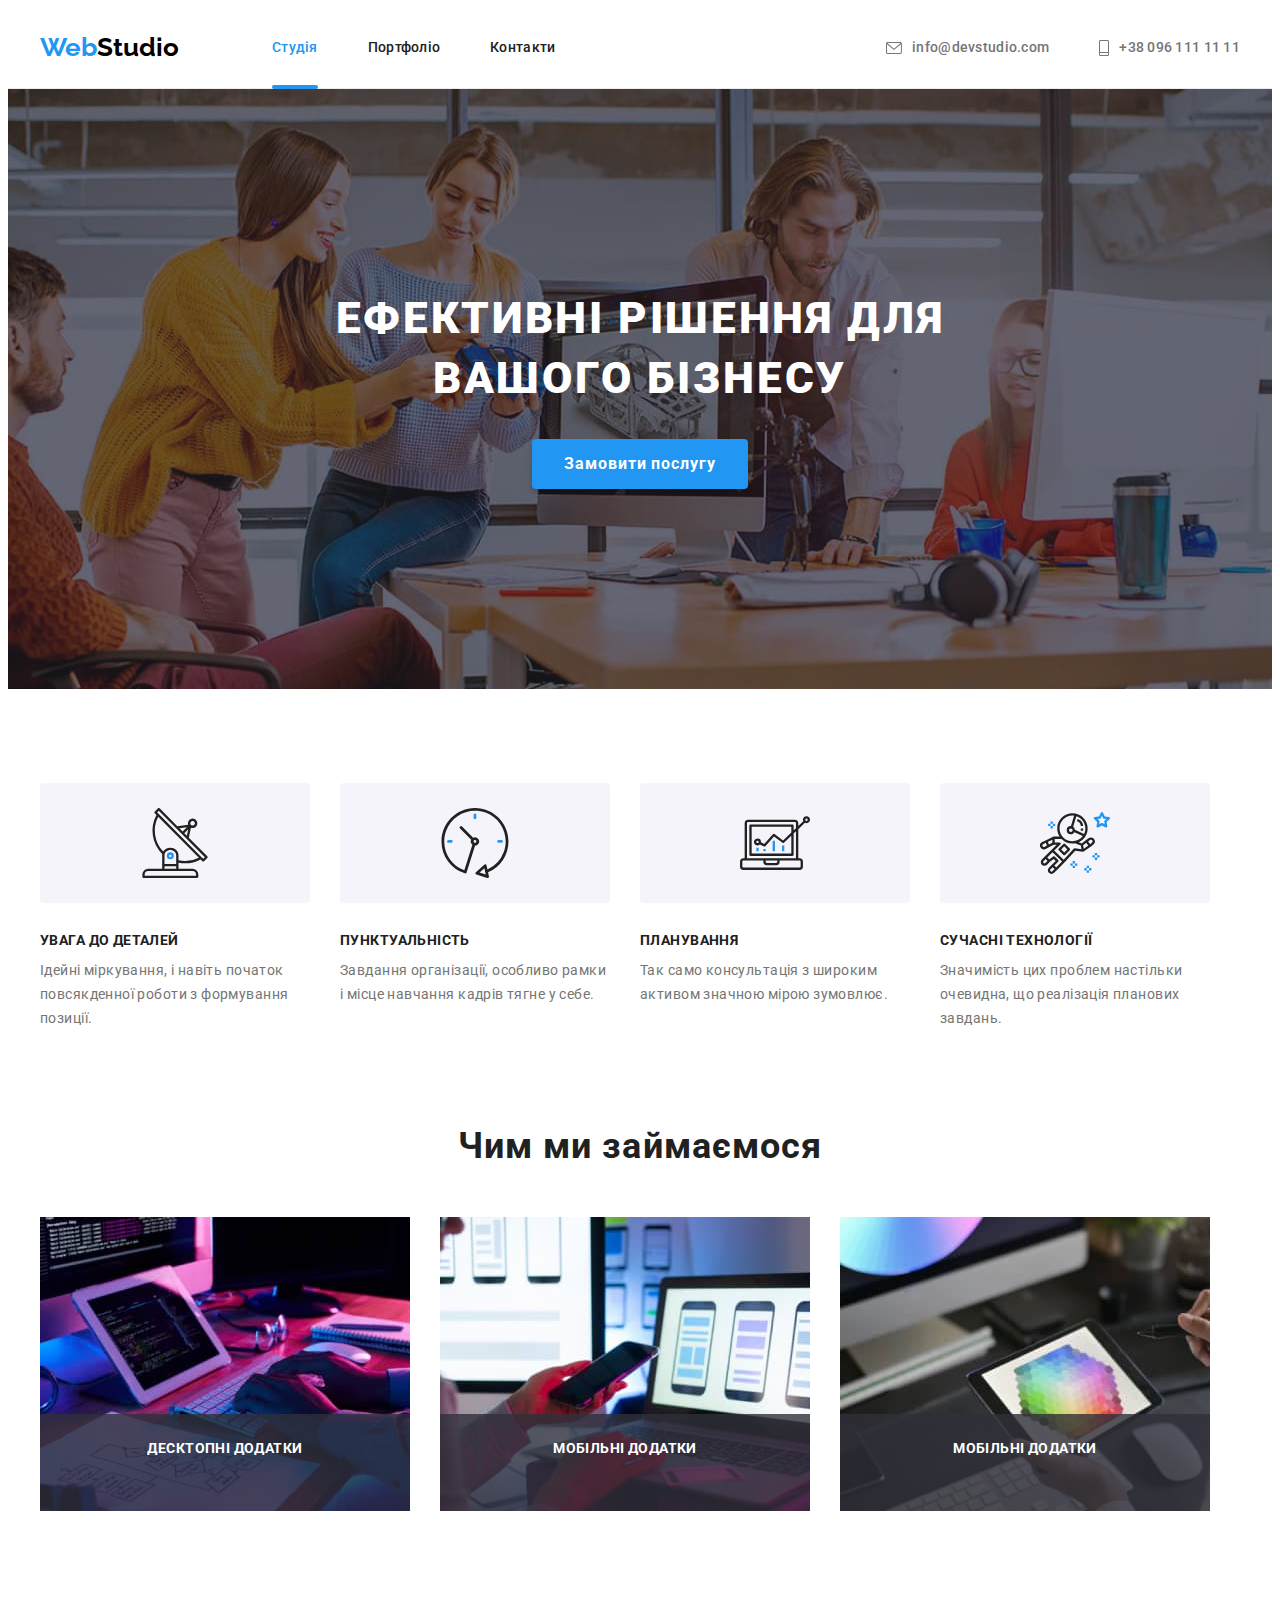
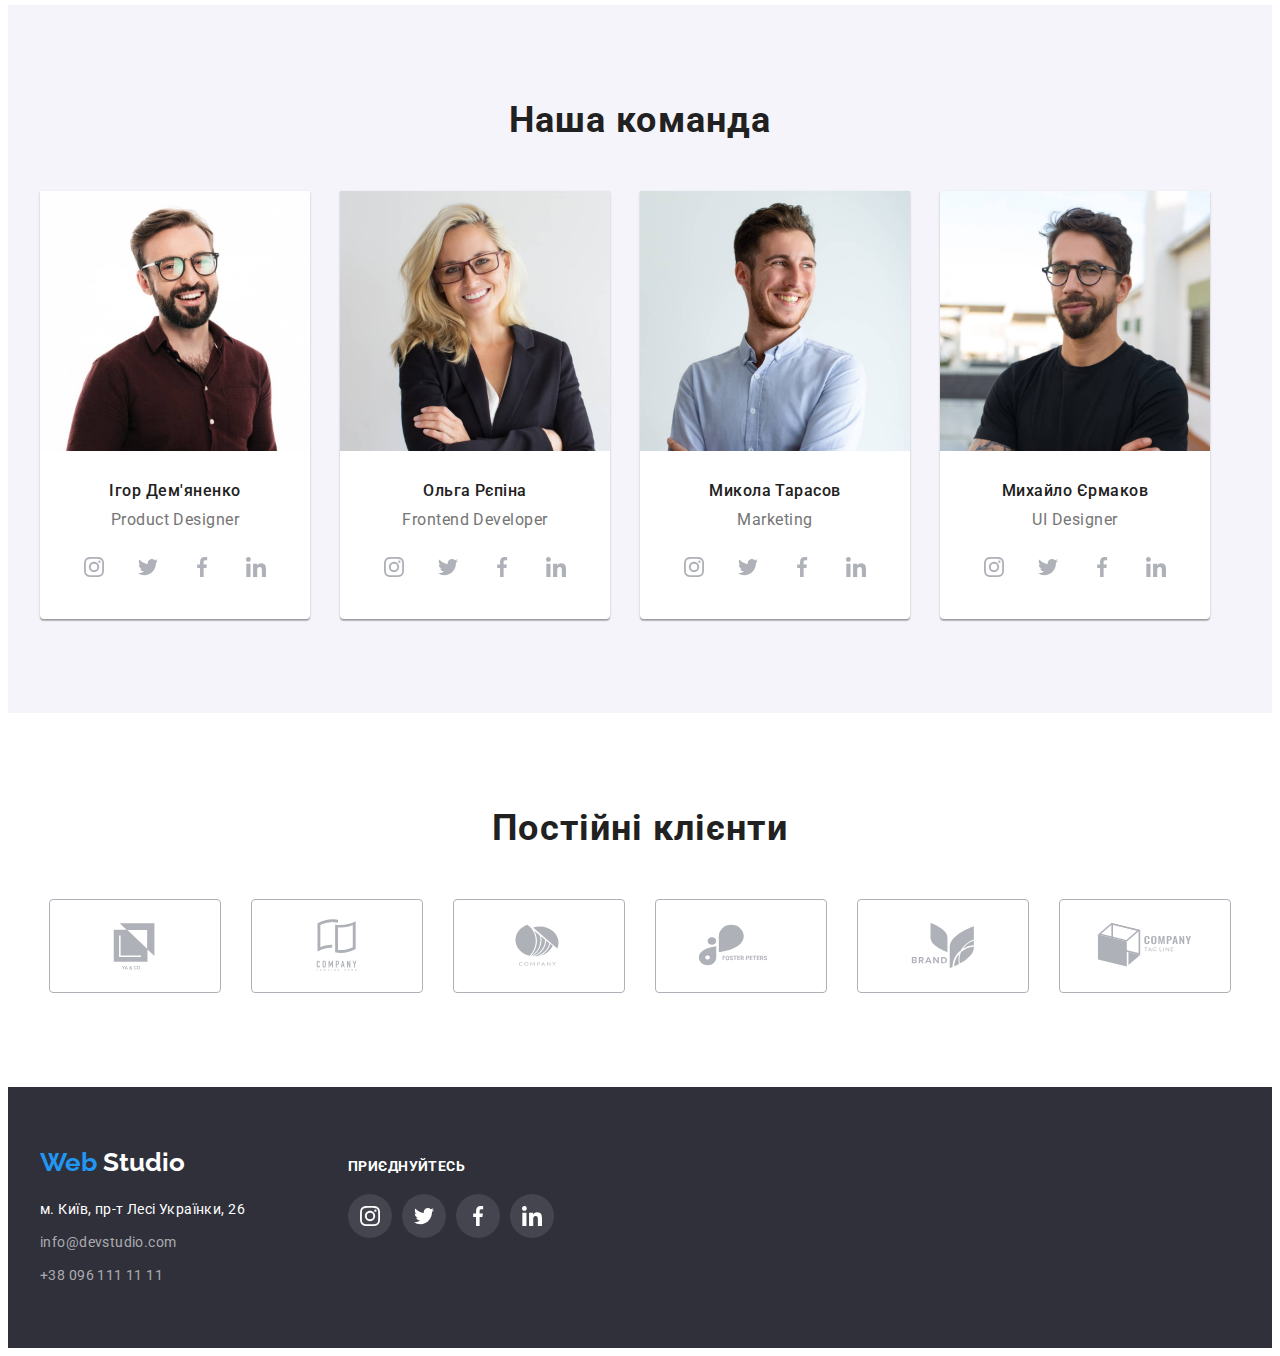
<file: index.html>
<!DOCTYPE html>
<html lang="en">

<head>
    <meta charset="UTF-8">
    <meta http-equiv="X-UA-Compatible" content="IE=edge">
    <meta name="viewport" content="width=device-width, initial-scale=1.0">

    <!-- Fonts -->
    <link rel="preconnect" href="https://fonts.googleapis.com">
    <link rel="preconnect" href="https://fonts.gstatic.com" crossorigin>
    <link
        href="https://fonts.googleapis.com/css2?family=Raleway:wght@700&family=Roboto:wght@400;500;700;900&display=swap"
        rel="stylesheet">

    <!-- Normalize -->
    <link rel="stylesheet" href="https://cdnjs.cloudflare.com/ajax/libs/modern-normalize/1.1.0/modern-normalize.min.css"
        integrity="sha512-wpPYUAdjBVSE4KJnH1VR1HeZfpl1ub8YT/NKx4PuQ5NmX2tKuGu6U/JRp5y+Y8XG2tV+wKQpNHVUX03MfMFn9Q=="
        crossorigin="anonymous" referrerpolicy="no-referrer" />

    <!-- Custom style -->
    <link rel="stylesheet" href="./css/styles.css">
    <title>WebStudio</title>
</head>

<body>
    <!-- HEADER -->

    <header class="header-border">
        <!-- LOGO -->
        <div class="header-container container">
            <a class="logo-link logo" href="./index.html"> <span class="accent logo">Web</span><span
                    class="accent-part logo">Studio</span></a>
            <nav class="header-nav">
                <ul class="nav-list list">
                    <li class="header-nav item"><a href="./index.html" class="header-link link current">Студія</a></li>
                    <li class="header-nav item"><a href="./portfolio.html" class="header-link link">Портфоліо</a></li>
                    <li class="header-nav item"><a href="#contacts" class="header-link link">Контакти</a></li>
                </ul>
            </nav>
            <ul class="contacts-list list">
                <li class="header-contacts-list item">

                    <a href="mailto:info@devstudio.com" class="header-contacts link">
                        <svg class="icons" width="16" height="12">
                            <use href="./images/icons/icons.svg#icon_envelope_hover"></use>
                        </svg>
                        info@devstudio.com</a>
                </li>
                <li class="header-contacts-list item">
                    <a href="tel:+380961111111" class="header-contacts link">
                        <svg class="icons" width="10" height="16">
                            <use href="./images/icons/icons.svg#icon_mobile_hover"></use>
                        </svg>+38 096 111 11 11</a>
                </li>
            </ul>
        </div>
    </header>

    <main>

        <!-- HERO -->
        <section class="hero">
            <h1 class="hero-titel">Ефективні рішення для вашого бізнесу</h1>
            <button class="hero-btn btn" type="button" data-modal-open>Замовити послугу</button>
        </section>

        <!-- QUALITY -->
        <section class="quality-section">
            <div class="container">
                <h2 class="visually-hidden">Наші якості</h2>
                <ul class="quality-list">
                    <li class="quality-item list icon-antenna">
                        <h3 class="quality-titel">УВАГА ДО ДЕТАЛЕЙ</h3>
                        <p class="quality-description">Ідейні міркування, і навіть початок повсякденної роботи з
                            формування позиції.</p>
                    </li>
                    <li class="quality-item list icon-clock">
                        <h3 class="quality-titel">ПУНКТУАЛЬНІСТЬ</h3>
                        <p class="quality-description">Завдання організації, особливо рамки і місце навчання кадрів
                            тягне у себе.</p>
                    </li>
                    <li class="quality-item list icon-diagram">
                        <h3 class="quality-titel">ПЛАНУВАННЯ</h3>
                        <p class="quality-description">Так само консультація з широким активом значною мірою зумовлює.
                        </p>
                    </li>
                    <li class="quality-item list icon-astronaut">
                        <h3 class="quality-titel">СУЧАСНІ ТЕХНОЛОГІЇ</h3>
                        <p class="quality-description">Значимість цих проблем настільки очевидна, що реалізація планових
                            завдань.</p>
                    </Li>
                </ul>
            </div>
        </section>

        <!-- ABOUT -->
        <section class="about">
            <div class="container">
                <h2 class="about-titel">Чим ми займаємося</h2>
                <ul class="about-titel-image list">
                    <li class="about-image">
                        <img width=370 src="./images/about/box1.jpg" alt="десктопні додатки">
                        <div class="overlay-box">
                            <p class="overlay-text">десктопні додатки</p>
                        </div>
                    </li>
                    <li class="about-image">
                        <img width=370 src="./images/about/box2.jpg" alt="мобільні додатки">
                        <div class="overlay-box">
                            <p class="overlay-text">мобільні додатки</p>
                        </div>
                    </li>
                    <li class="about-image">
                        <img width=370 src="./images/about/box3.jpg" alt="додатки для планшетів">
                        <div class="overlay-box">
                            <p class="overlay-text">мобільні додатки</p>
                        </div>
                    </li>
                </ul>
            </div>
        </section>

        <!-- OUR STAFF -->
        <section class="staff">
            <div class="container">
                <h2 class="staff-titel">Наша команда</h2>
                <ul class="staff-list">
                    <li class="staff-item list">
                        <img width=270 src="./images/ourstaff/igordemiyanenko.jpg" alt="Фото Ігор Дем'яненко  ">
                        <div class="staff-name-container">
                            <h3 class="staff-name">Ігор Дем'яненко</h3>
                            <p class="staff-position">Product Designer</p>
                            <ul class="social list">
                                <li class="social-items">
                                    <a class="social-link link" href="https://instagram.com" target=_blank
                                        rel="nofollow noopener noreferrer" aria-label="instagram icon">
                                        <svg class="social-icons" width="20" height="20">
                                            <use href="./images/icons/icons.svg#icon_instagram"></use>
                                        </svg>
                                    </a>
                                </li>
                                <li class="social-items">
                                    <a class="social-link link" href="https://twitter.com" target=_blank
                                        rel="nofollow noopener noreferrer" aria-label="twitter icon">
                                        <svg class="social-icons" width="20" height="20">
                                            <use href="./images/icons/icons.svg#icon_twitter"></use>
                                        </svg>
                                    </a>
                                </li>
                                <li class="social-items">
                                    <a class="social-link link" href="https://facebook.com" target=_blank
                                        rel="nofollow noopener noreferrer" aria-label="facebook icon">
                                        <svg class="social-icons" width="20" height="20">
                                            <use href="./images/icons/icons.svg#icon_facebook"></use>
                                        </svg>
                                    </a>
                                </li>
                                <li class="social-items">
                                    <a class="social-link link" href="https://linkedin.com" target=_blank
                                        rel="nofollow noopener noreferrer" aria-label="linkedin icon">
                                        <svg class="social-icons" width="20" height="20">
                                            <use href="./images/icons/icons.svg#icon_linkedin"></use>
                                        </svg>
                                    </a>
                                </li>
                            </ul>
                        </div>
                    </li>
                    <li class="staff-item list">
                        <img width=270 src="./images/ourstaff/olgarepina.jpg" alt="Фото Ольга Рєпіна">
                        <div class="staff-name-container">
                            <h3 class="staff-name">Ольга Рєпіна</h3>
                            <p class="staff-position">Frontend Developer</p>
                            <ul class="social list">
                                <li class="social-items">
                                    <a class="social-link link" href="https://instagram.com" target=_blank
                                        rel="nofollow noopener noreferrer" aria-label="instagram icon">
                                        <svg class="social-icons" width="20" height="20">
                                            <use href="./images/icons/icons.svg#icon_instagram"></use>
                                        </svg>
                                    </a>
                                </li>
                                <li class="social-items">
                                    <a class="social-link link" href="https://twitter.com" target=_blank
                                        rel="nofollow noopener noreferrer" aria-label="twitter icon">
                                        <svg class="social-icons" width="20" height="20">
                                            <use href="./images/icons/icons.svg#icon_twitter"></use>
                                        </svg>
                                    </a>
                                </li>
                                <li class="social-items">
                                    <a class="social-link link" href="https://facebook.com" target=_blank
                                        rel="nofollow noopener noreferrer" aria-label="facebook icon">
                                        <svg class="social-icons" width="20" height="20">
                                            <use href="./images/icons/icons.svg#icon_facebook"></use>
                                        </svg>
                                    </a>
                                </li>
                                <li class="social-items">
                                    <a class="social-link link" href="https://linkedin.com" target=_blank
                                        rel="nofollow noopener noreferrer" aria-label="linkedin icon">
                                        <svg class="social-icons" width="20" height="20">
                                            <use href="./images/icons/icons.svg#icon_linkedin"></use>
                                        </svg>
                                    </a>
                                </li>
                            </ul>
                        </div>
                    </li>
                    <li class="staff-item list">
                        <img width=270 src="./images/ourstaff/mykolatarasov.jpg" alt="Фто Микола Тарасов">
                        <div class="staff-name-container">
                            <h3 class="staff-name">Микола Тарасов</h3>
                            <p class="staff-position">Marketing</p>
                            <ul class="social list">
                                <li class="social-items">
                                    <a class="social-link link" href="https://instagram.com" target=_blank
                                        rel="nofollow noopener noreferrer" aria-label="instagram icon">
                                        <svg class="social-icons" width="20" height="20">
                                            <use href="./images/icons/icons.svg#icon_instagram"></use>
                                        </svg>
                                    </a>
                                </li>
                                <li class="social-items">
                                    <a class="social-link link" href="https://twitter.com" target=_blank
                                        rel="nofollow noopener noreferrer" aria-label="twitter icon">
                                        <svg class="social-icons" width="20" height="20">
                                            <use href="./images/icons/icons.svg#icon_twitter"></use>
                                        </svg>
                                    </a>
                                </li>
                                <li class="social-items">
                                    <a class="social-link link" href="https://facebook.com" target=_blank
                                        rel="nofollow noopener noreferrer" aria-label="facebook icon">
                                        <svg class="social-icons" width="20" height="20">
                                            <use href="./images/icons/icons.svg#icon_facebook"></use>
                                        </svg>
                                    </a>
                                </li>
                                <li class="social-items">
                                    <a class="social-link link" href="https://linkedin.com" target=_blank
                                        rel="nofollow noopener noreferrer" aria-label="linkedin icon">
                                        <svg class="social-icons" width="20" height="20">
                                            <use href="./images/icons/icons.svg#icon_linkedin"></use>
                                        </svg>
                                    </a>
                                </li>
                            </ul>
                        </div>
                    </li>
                    <li class="staff-item list">
                        <img width=270 src="./images/ourstaff/mykhayloyermakov.jpg" alt="Фото Михайло Єрмаков">
                        <div class="staff-name-container">
                            <h3 class="staff-name">Михайло Єрмаков</h3>
                            <p class="staff-position">UI Designer</p>
                            <ul class="social list">
                                <li class="social-items">
                                    <a class="social-link link" href="https://instagram.com" target=_blank
                                        rel="nofollow noopener noreferrer" aria-label="instagram icon">
                                        <svg class="social-icons" width="20" height="20">
                                            <use href="./images/icons/icons.svg#icon_instagram"></use>
                                        </svg>
                                    </a>
                                </li>
                                <li class="social-items">
                                    <a class="social-link link" href="https://twitter.com" target=_blank
                                        rel="nofollow noopener noreferrer" aria-label="twitter icon">
                                        <svg class="social-icons" width="20" height="20">
                                            <use href="./images/icons/icons.svg#icon_twitter"></use>
                                        </svg>
                                    </a>
                                </li>
                                <li class="social-items">
                                    <a class="social-link link" href="https://facebook.com" target=_blank
                                        rel="nofollow noopener noreferrer" aria-label="facebook icon">
                                        <svg class="social-icons" width="20" height="20">
                                            <use href="./images/icons/icons.svg#icon_facebook"></use>
                                        </svg>
                                    </a>
                                </li>
                                <li class="social-items">
                                    <a class="social-link link" href="https://linkedin.com" target=_blank
                                        rel="nofollow noopener noreferrer" aria-label="linkedin icon">
                                        <svg class="social-icons" width="20" height="20">
                                            <use href="./images/icons/icons.svg#icon_linkedin"></use>
                                        </svg>
                                    </a>
                                </li>
                            </ul>
                        </div>
                    </li>
                </ul>
            </div>
        </section>

        <!-- OUR CLIENTS -->
        <section class="clients">
            <div class="container">
                <h2 class="clients-titel">Постійні клієнти</h2>
                <ul class="clients-list list">
                    <li class="clients-items">
                        <a href="" class="clients-link link">
                            <svg class="clients-icon" width="106" height="60">
                                <use href="./images/icons/icons.svg#icon_lg_yaco"></use>
                            </svg>
                        </a>
                    </li>
                    <li class="clients-items">
                        <a class="clients-link link" href="">
                            <svg class="clients-icon" width="106" height="60">
                                <use href="./images/icons/icons.svg#icon_lg_tagline"></use>
                            </svg></a>
                    </li>
                    <li class="clients-items">
                        <a class="clients-link link" href="">
                            <svg class="clients-icon" width="106" height="60">
                                <use href="./images/icons/icons.svg#icon_lg_company"></use>
                            </svg></a>
                    </li>
                    <li class="clients-items">
                        <a class="clients-link link" href="">
                            <svg class="clients-icon" width="106" height="60">
                                <use href="./images/icons/icons.svg#icon_lg_foster_peters"></use>
                            </svg></a>
                    </li>
                    <li class="clients-items">
                        <a class="clients-link link" href="">
                            <svg class="clients-icon" width="106" height="60">
                                <use href="./images/icons/icons.svg#icon_lg_brand"></use>
                            </svg></a>
                    </li>
                    <li class="clients-items">
                        <a class="clients-link link" href="">
                            <svg class="clients-icon" width="106" height="60">
                                <use href="./images/icons/icons.svg#icon_lg_company_tag_line"></use>
                            </svg></a>
                    </li>
                </ul>
            </div>
        </section>
    </main>

    <!-- FOOTER -->
    <footer class="footer">
        <div class="container-footer container">
            <div class="container-footer-adress">
                <a class="logo-link logo" href="./index.html"> 
                    <span class="accent logo">Web</span>
                    <span class="accent-part-ft logo">Studio</span></a>
                    <address id="contacts">
                    <ul class="adress list">
                        <li class="adress-item">
                            <a href="https://goo.gl/maps/8Er3a7TzA3oxAraK9" 
                                class="adress-item link"
                                target="_blank" 
                                rel="noopener noreferrer nofollow">
                                м. Київ, пр-т Лесі Українки, 26
                            </a>
                        </li>
                        <li class="adress-item-contacts list">
                            <a href="mailto:info@devstudio.com"
                                class="adress-item-contacs link" 
                                target="_blank" 
                                rel="noopener noreferrer nofollow">
                                info@devstudio.com
                            </a>
                        </li>
                        <li class="adress-item-contacts list">
                            <a href="tel:+380961111111"
                                class="adress-item-contacs link">
                                +38 096 111 11 11
                            </a>
                        </li>
            </div>
            <div class="container-footer-links">
                <h2 class="footer-links-titel">ПРИЄДНУЙТЕСЬ</h2>
                <ul class="social list">
                    <li class="social-items">
                        <a class="social-link-footer link" href="https://instagram.com" target=_blank
                            rel="nofollow noopener noreferrer" aria-label="instagram icon">
                            <svg class="social-icons-footer" width="20" height="20">
                                <use href="./images/icons/icons.svg#icon_instagram"></use>
                            </svg>
                        </a>
                    </li>
                    <li class="social-items">
                        <a class="social-link-footer link" href="https://twitter.com" target=_blank
                            rel="nofollow noopener noreferrer" aria-label="twitter icon">
                            <svg class="social-icons-footer" width="20" height="20">
                                <use href="./images/icons/icons.svg#icon_twitter"></use>
                            </svg>
                        </a>
                    </li>
                    <li class="social-items">
                        <a class="social-link-footer link" href="https://facebook.com" target=_blank
                            rel="nofollow noopener noreferrer" aria-label="facebook icon">
                            <svg class="social-icons-footer" width="20" height="20">
                                <use href="./images/icons/icons.svg#icon_facebook"></use>
                            </svg>
                        </a>
                    </li>
                    <li class="social-items">
                        <a class="social-link-footer link" href="https://linkedin.com" target=_blank
                            rel="nofollow noopener noreferrer" aria-label="linkedin icon">
                            <svg class="social-icons-footer" width="20" height="20">
                                <use href="./images/icons/icons.svg#icon_linkedin"></use>
                            </svg>
                        </a>
                    </li>
                </ul>
            </div>
            </ul>
            </address>
        </div>
    </footer>

    <div class="backdrop is-hidden" data-modal>
        <div class="modal">
            <button class="close-btn" type="button"
            data-modal-close>
                <svg class="close-btn-icon" width="30" height="30">
                  <use href="./images/icons/icons.svg#icon-close"></use>
                </svg>
            </button>
        </div>
    </div>

    <script src="./js/modal.js"></script>

</body>

</html>
</file>
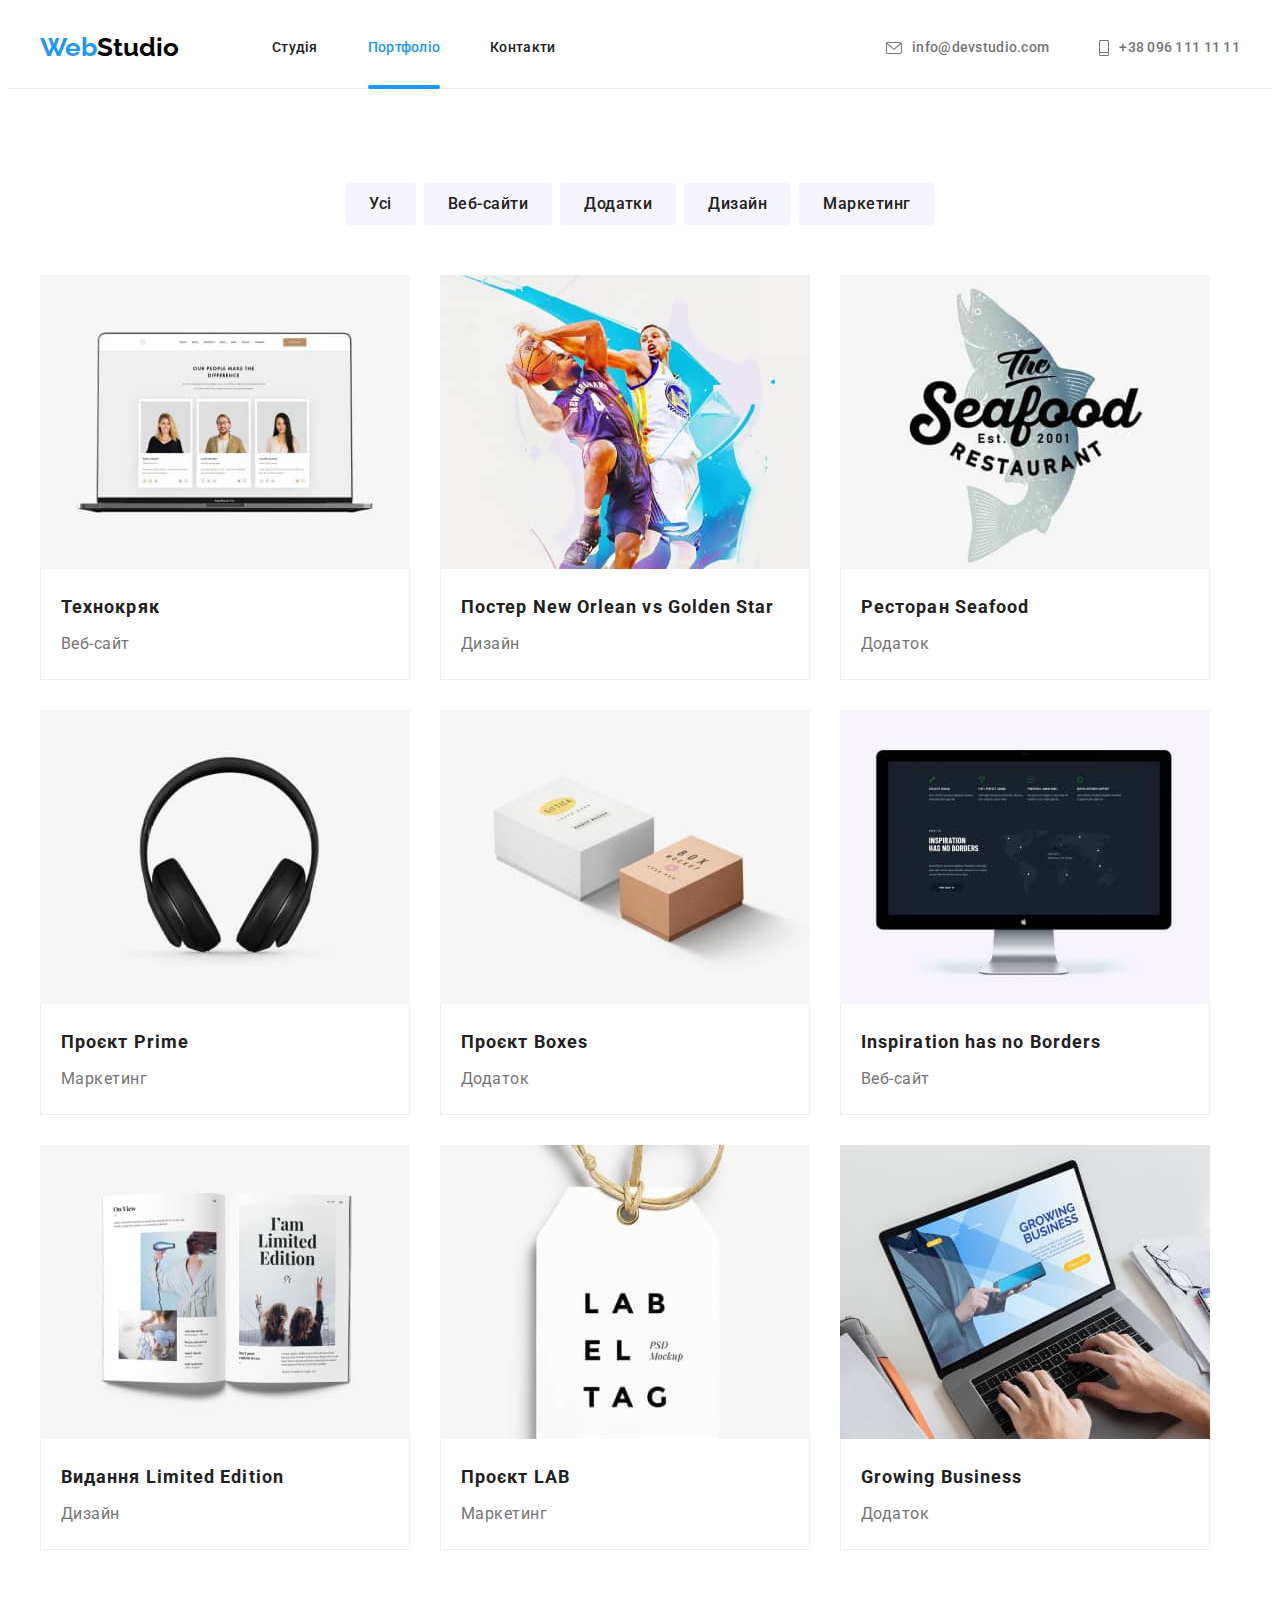
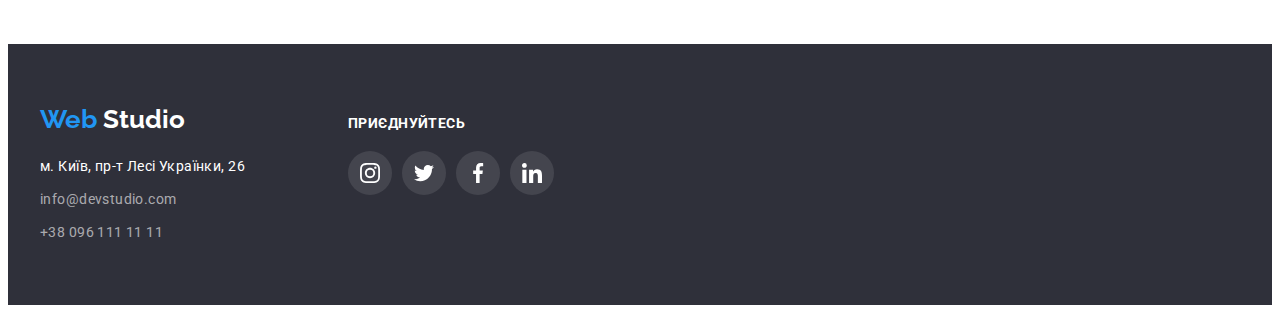
<file: portfolio.html>
<!DOCTYPE html>
<html lang="en">

<head>
    <meta charset="UTF-8">
    <meta http-equiv="X-UA-Compatible" content="IE=edge">
    <meta name="viewport" content="width=device-width, initial-scale=1.0">

    <!-- Fonts -->
    <link rel="preconnect" href="https://fonts.googleapis.com">
    <link rel="preconnect" href="https://fonts.gstatic.com" crossorigin>
    <link
        href="https://fonts.googleapis.com/css2?family=Raleway:wght@700&family=Roboto:wght@400;500;700;900&display=swap"
        rel="stylesheet">

    <!-- Normalize -->
    <link rel="stylesheet" href="https://cdnjs.cloudflare.com/ajax/libs/modern-normalize/1.1.0/modern-normalize.min.css"
        integrity="sha512-wpPYUAdjBVSE4KJnH1VR1HeZfpl1ub8YT/NKx4PuQ5NmX2tKuGu6U/JRp5y+Y8XG2tV+wKQpNHVUX03MfMFn9Q=="
        crossorigin="anonymous" referrerpolicy="no-referrer" />

    <!-- Custom style -->
    <link rel="stylesheet" href="./css/styles.css">
    <title>Portfolio</title>
</head>

<body>
    <!-- HEADER -->

    <header class="header-border">
        <!-- LOGO -->
        <div class="header-container container">
            <a class="logo-link logo" href="./index.html"> <span class="accent logo">Web</span><span
                    class="accent-part logo">Studio</span></a>
            <nav class="header-nav">
                <ul class="nav-list list">
                    <li class="header-nav item"><a href="./index.html" class="header-link link">Студія</a></li>
                    <li class="header-nav item"><a href="./portfolio.html"
                            class="header-link link current">Портфоліо</a></li>
                    <li class="header-nav item"><a href="#contacts" class="header-link link">Контакти</a></li>
                </ul>
            </nav>
            <ul class="contacts-list list">
                <li class="header-contacts-list item">

                    <a href="mailto:info@devstudio.com" class="header-contacts link">
                        <svg class="icons" width="16" height="12">
                            <use href="./images/icons/icons.svg#icon_envelope_hover"></use>
                        </svg>
                        info@devstudio.com</a>
                </li>
                <li class="header-contacts-list item">
                    <a href="tel:+380961111111" class="header-contacts link">
                        <svg class="icons" width="10" height="16">
                            <use href="./images/icons/icons.svg#icon_mobile_hover"></use>
                        </svg>+38 096 111 11 11</a>
                </li>
            </ul>
        </div>
    </header>

    <main>
        <!-- OUR WORKS -->
        <section class="section-container">
            <div class="gallery-container">
                <h1 class="visually-hidden"> Наші роботи </h1>
                <!-- Radio buttons -->
                <ul class="buttons-list">
                    <li class="buttons-item list"><button class="buttons-btn btn" type="button">Усі</button></li>
                    <li class="buttons-item list"><button class="buttons-btn btn" type="button">Веб-сайти</button></li>
                    <li class="buttons-item list"><button class="buttons-btn btn" type="button">Додатки</button></li>
                    <li class="buttons-item list"><button class="buttons-btn btn" type="button">Дизайн</button></li>
                    <li class="buttons-item list"><button class="buttons-btn btn" type="button">Маркетинг</button></li>
                </ul>
                <!-- GALLERY -->
                <ul class="projects-list list">
                    <li class="projects-item">
                        <a href="" class="projects-item-img link">
                            <div class="project-thumb">
                                <img src="./images/gallery/technokryak.jpg" width="370" alt="Технокряк">
                                <div class="overlay-slide">
                                    <p class="overlay-slide-text">Ресурс пропонує комплексні пропозиції з різним рівнем
                                        функціоналу та сервісів. Все це дозволить відвідувачу отримати вичерпні
                                        відомості про компанію чи приватну особу.</p>
                                </div>
                            </div>
                            <div class="border-contair">
                                <h2 class="projects-item-titel">Технокряк</h2>
                                <p class="project-item-description">Веб-сайт</p>
                            </div>
                        </a>
                    </li>
                    <li class="projects-item">
                        <a href="" class="projects-item-img link">
                            <div class="project-thumb">
                                <img src="./images/gallery/poster.jpg" width="370"
                                    alt="Постер New Orlean vs Golden Star">
                                <div class="overlay-slide">
                                    <p class="overlay-slide-text">Lorem ipsum dolor sit, amet consectetur adipisicing
                                        elit. Similique minus, alias quisquam itaque velit ea reprehenderit quam?
                                        Eveniet, veniam laboriosam?</p>
                                </div>
                            </div>
                            <div class="border-contair">
                                <h2 class="projects-item-titel">Постер New Orlean vs Golden Star</h2>
                                <p class="project-item-description">Дизайн</p>
                            </div>
                        </a>
                    </li>
                    <li class="projects-item">
                        <a href="" class="projects-item-img link">
                            <div class="project-thumb">
                                <img src="./images/gallery/restoran.jpg" width="370" 
                                alt="Ресторан Seafood">
                                <div class="overlay-slide">
                                    <p class="overlay-slide-text">Lorem ipsum dolor sit, amet consectetur adipisicing
                                        elit. Similique minus, alias quisquam itaque velit ea reprehenderit quam?
                                        Eveniet, veniam laboriosam?</p>
                                </div>
                            </div>
                            <div class="border-contair">
                                <h2 class="projects-item-titel">Ресторан Seafood</h2>
                                <p class="project-item-description">Додаток</p>
                            </div>
                        </a>
                    </li>
                    <li class="projects-item">
                        <a href="" class="projects-item-img link">
                            <div class="project-thumb">
                                <img src="./images/gallery/project-prime.jpg" width="370" 
                                alt="Проєкт Prime">
                                <div class="overlay-slide">
                                    <p class="overlay-slide-text">Lorem ipsum dolor sit, amet consectetur adipisicing
                                        elit. Similique minus, alias quisquam itaque velit ea reprehenderit quam?
                                        Eveniet, veniam laboriosam?</p>
                                </div>
                            </div>
                            <div class="border-contair">
                                <h2 class="projects-item-titel">Проєкт Prime</h2>
                                <p class="project-item-description">Маркетинг</p>
                            </div>
                        </a>
                    </li>
                    <li class="projects-item">
                        <a href="" class="projects-item-img link">
                            <div class="project-thumb">
                                <img src="./images/gallery/project-boxes.jpg" width="370" 
                                alt="Проєкт Boxes">
                                <div class="overlay-slide">
                                    <p class="overlay-slide-text">Lorem ipsum dolor sit, amet consectetur adipisicing
                                        elit. Similique minus, alias quisquam itaque velit ea reprehenderit quam?
                                        Eveniet, veniam laboriosam?</p>
                                </div>
                            </div>
                            <div class="border-contair">
                                <h2 class="projects-item-titel">Проєкт Boxes</h2>
                                <p class="project-item-description">Додаток</p>
                            </div>
                        </a>
                    </li>
                    <li class="projects-item">
                        <a href="" class="projects-item-img link">
                            <div class="project-thumb">
                                <img src="./images/gallery/Inspiration-has-no-Borders.jpg" width="370"
                                    alt="Inspiration has no Borders">
                                <div class="overlay-slide">
                                    <p class="overlay-slide-text">Lorem ipsum dolor sit, amet consectetur adipisicing
                                            elit. Similique minus, alias quisquam itaque velit ea reprehenderit quam?
                                            Eveniet, veniam laboriosam?</p>
                                </div>
                            </div>
                            <div class="border-contair">
                                <h2 class="projects-item-titel">Inspiration has no Borders</h2>
                                <p class="project-item-description">Веб-сайт</p>
                            </div>
                        </a>
                    </li>
                    <li class="projects-item">
                        <a href="" class="projects-item-img link">
                            <div class="project-thumb">
                                <img src="./images/gallery/Vydannya-Limited-Edition.jpg" width="370"
                                    alt="Видання Limited Edition">
                                <div class="overlay-slide">
                                    <p class="overlay-slide-text">Lorem ipsum dolor sit, amet consectetur adipisicing
                                            elit. Similique minus, alias quisquam itaque velit ea reprehenderit quam?
                                            Eveniet, veniam laboriosam?</p>
                                </div>
                            </div>
                            <div class="border-contair">
                                <h2 class="projects-item-titel">Видання Limited Edition</h2>
                                <p class="project-item-description"">Дизайн</p>
                        </div>
                        </a>
                    </li>
                    <li class=" projects-item">
                                    <a href="" class="projects-item-img link">
                                        <div class="project-thumb">
                                            <img src="./images/gallery/project-lab.jpg" width="370" 
                                            alt="Проєкт LAB">
                                            <div class="overlay-slide">
                                                <p class="overlay-slide-text">Lorem ipsum dolor sit, amet consectetur adipisicing
                                                    elit. Similique minus, alias quisquam itaque velit ea reprehenderit quam?
                                                    Eveniet, veniam laboriosam?</p>
                                            </div>
                                        </div>
                                        <div class="border-contair">
                                            <h2 class="projects-item-titel">Проєкт LAB</h2>
                                            <p class="project-item-description">Маркетинг</p>
                                        </div>
                                    </a>
                    </li>
                    <li class="projects-item">
                        <a href="" class="projects-item-img link">
                            <div class="project-thumb">
                                <img src="./images/gallery/Growing-Business.jpg" width="370" 
                                alt="Growing Business">
                                <div class="overlay-slide">
                                    <p class="overlay-slide-text">Lorem ipsum dolor sit, amet consectetur adipisicing
                                        elit. Similique minus, alias quisquam itaque velit ea reprehenderit quam?
                                        Eveniet, veniam laboriosam?</p>
                                </div>
                            </div>
                            <div class="border-contair">
                                <h2 class="projects-item-titel">Growing Business</h2>
                                <p class="project-item-description">Додаток</p>
                            </div>
                        </a>
                    </li>
                </ul>
            </div>
        </section>
    </main>

    <!-- FOOTER -->
    <footer class="footer">
        <div class="container-footer container">
            <div class="container-footer-adress">
                <a class="logo-link logo" href="./index.html">
                    <span class="accent logo">Web</span>
                    <span class="accent-part-ft logo">Studio</span></a>
                <address id="contacts">
                    <ul class="adress list">
                        <li class="adress-item">
                            <a href="https://goo.gl/maps/8Er3a7TzA3oxAraK9" class="adress-item link" target="_blank"
                                rel="noopener noreferrer nofollow">
                                м. Київ, пр-т Лесі Українки, 26
                            </a>
                        </li>
                        <li class="adress-item-contacts list">
                            <a href="mailto:info@devstudio.com" class="adress-item-contacs link" target="_blank"
                                rel="noopener noreferrer nofollow">
                                info@devstudio.com
                            </a>
                        </li>
                        <li class="adress-item-contacts list">
                            <a href="tel:+380961111111" class="adress-item-contacs link">
                                +38 096 111 11 11
                            </a>
                        </li>
            </div>
            <div class="container-footer-links">
                <h2 class="footer-links-titel">ПРИЄДНУЙТЕСЬ</h2>
                <ul class="social list">
                    <li class="social-items">
                        <a class="social-link-footer link" href="https://instagram.com" target=_blank
                            rel="nofollow noopener noreferrer" aria-label="instagram icon">
                            <svg class="social-icons-footer" width="20" height="20">
                                <use href="./images/icons/icons.svg#icon_instagram"></use>
                            </svg>
                        </a>
                    </li>
                    <li class="social-items">
                        <a class="social-link-footer link" href="https://twitter.com" target=_blank
                            rel="nofollow noopener noreferrer" aria-label="twitter icon">
                            <svg class="social-icons-footer" width="20" height="20">
                                <use href="./images/icons/icons.svg#icon_twitter"></use>
                            </svg>
                        </a>
                    </li>
                    <li class="social-items">
                        <a class="social-link-footer link" href="https://facebook.com" target=_blank
                            rel="nofollow noopener noreferrer" aria-label="facebook icon">
                            <svg class="social-icons-footer" width="20" height="20">
                                <use href="./images/icons/icons.svg#icon_facebook"></use>
                            </svg>
                        </a>
                    </li>
                    <li class="social-items">
                        <a class="social-link-footer link" href="https://linkedin.com" target=_blank
                            rel="nofollow noopener noreferrer" aria-label="linkedin icon">
                            <svg class="social-icons-footer" width="20" height="20">
                                <use href="./images/icons/icons.svg#icon_linkedin"></use>
                            </svg>
                        </a>
                    </li>
                </ul>
            </div>
            </ul>
            </address>
        </div>
    </footer>

</body>
</file>
<file: css/styles.css>
/* GENERAL STYLES */

:root {
  /* Fonts */
  --main-font: "Roboto", sans-serif;
  --secondary-font: "Raleway", sans-serif;

  /* Text colors */
  --accent-color: #2196f3;
  --main-color: #212121;
  --second-color: #ffffff;
  --adress-txt-main-color: rgba(255, 255, 255, 0.6);
  --logo-color-main: #000000;

  /* Background colors */
  --background-text-color: #757575;
  --background-bgh-bgf-color: #2f303a;
  --background-bgsection-color: #f5f4fa;

  /* Others */
  --trns: 250ms cubic-bezier(0.4, 0, 0.2, 1);
  --index-backdrop: 1;
}

body {
  font-family: var(--main-font);
  color: var(--main-color);
  background-color: var(--second-color);
}

/* Reset start */
ul {
  padding-left: 0;
  margin-top: 0;
  margin-bottom: 0;
}

h1,
h2,
h3,
h4,
h5,
h6,
p {
  margin: 0;
}
img {
  display: block;
}

.link,
.logo {
  text-decoration: none;
}

.link {
  transition: color var(--trns);
}


.list {
  list-style: none;
  margin: 0;
  padding: 0;
}
/* Reset end */

.container {
  width: 1200px;
  margin: 0 auto;
  padding: 0 15px;
}

.link:hover,
.link:focus {
  color: var(--accent-color);
}

.btn {
  cursor: pointer;
  background: transparent;
}

.btn:hover,
.btn:focus {
  background-color: #188ce8;
}

/* HEADER */
.header-border {
  border-bottom: 1px solid #ececec;
}

.header-container {
  display: flex;
  align-items: center;
}

.logo-link {
  margin-right: 93px;
}

.logo,
.accent,
.accent-part {
  font-family: var(--secondary-font);
  font-style: normal;
  font-weight: 700;
  font-size: 26px;
  line-height: 1.2;
  color: var(--logo-color-main);
}
.accent {
  color: var(--accent-color);
}

.nav-list {
  display: flex;
  align-items: center;
}

.nav-list :not(:last-child) {
  margin-right: 50px;
}

.header-link {
  display: block;
  padding: 32px 0;
  position: relative;

  font-style: normal;
  font-weight: 500;
  font-size: 14px;
  line-height: 1.14;
  letter-spacing: 0.02em;
  color: var(--main-color);
}
.header-link.current {
  color: var(--accent-color);
}

.header-link.current::after {
  content: "";
  position: absolute;
  bottom: -1px;
  left: 0;

  display: block;
  width: 100%;
  height: 4px;
  border-radius: 2px;
  background-color: var(--accent-color);
  
}

.contacts-list {
  display: flex;
  align-items: center;
  margin-left: auto;
}

.header-contacts-list:not(:last-child) {
  display: flex;
  align-items: center;
  margin-left: auto;
  margin-right: 50px;
}

.header-contacts {
  display: flex;
  align-items: center;
  padding: 32px 0;

  font-weight: 500;
  font-size: 14px;
  line-height: 1.14;
  letter-spacing: 0.02em;
  color: var(--background-text-color);
  transition: color var(--trns);
 
}

.icons {
  margin-right: 10px;
  fill: currentColor;

  transition: color var(--trns);

  transition: border-color var(--trns);
}

.icons:hover,
.icons:focus {
  color: var(--accent-color);
  
}

/* HERO */

.hero {
  max-width: 1600px;
  margin-left: auto;
  margin-right: auto;

  background-image: linear-gradient(
      to right,
      rgba(47, 48, 58, 0.4),
      rgba(47, 48, 58, 0.4)
    ),
    url(../images/heroes/img_heroes_s.jpg);
  background-color: #c4c4c4;
  background-position: center;
  background-repeat: no-repeat;
}
.hero {
  margin: auto;
  padding: 200px 0px;
  text-align: center;
}

.hero-titel {
  margin-right: auto;
  margin-left: auto;
  width: 696px;

  font-weight: 900;
  font-size: 44px;
  line-height: 1.36;
  text-align: center;
  letter-spacing: 0.06em;
  text-transform: uppercase;
  color: var(--second-color);
}

.hero-btn {
  margin-top: 30px;
  border-radius: 4px;
  min-width: 216px;
  padding: 10px 32px;
  border: none;
  box-shadow: 0px 4px 4px rgba(0, 0, 0, 0.15);

  font-family: inherit;
  font-weight: 700;
  font-size: 16px;
  line-height: 1.88;
  text-align: center;
  letter-spacing: 0.06em;
  color: var(--second-color);
  background-color: var(--accent-color);

  transition: background-color var(--trns), color var(--trns), box-shadow var(--trns);
}

/* QUALITY */

.visually-hidden {
  position: absolute;
  width: 1px;
  height: 1px;
  margin: -1px;
  border: 0;
  padding: 0;
  white-space: nowrap;
  clip-path: inset(100%);
  clip: rect(0 0 0 0);
  overflow: hidden;
}

.quality-section {
  padding-top: 94px;
  padding-bottom: 94px;
}

.quality-list {
  display: flex;
  padding-left: 0%;
}

.quality-item:not(:last-child) {
  margin-right: 30px;
}

.quality-item::before {
  display: block;
  margin-bottom: 30px;
  content: "";
  height: 120px;
  border-radius: 4px;
  background-color: var(--background-bgsection-color);
  background-size: 70px 70px;
  background-repeat: no-repeat;
  background-position: center;
}

.icon-antenna::before {
  background-image: url(../images/icons/icon_antenna.svg);
}

.icon-clock::before {
  background-image: url(../images/icons/icon_clock.svg);
}

.icon-diagram::before {
  background-image: url(../images/icons/icon_diagram.svg);
}

.icon-astronaut::before {
  background-image: url(../images/icons/icon_astronaut.svg);
}

.quality-titel {
  margin-bottom: 10px;

  font-weight: 700;
  font-size: 14px;
  line-height: 1.14;
  letter-spacing: 0.03em;
  text-transform: uppercase;
  color: var(--main-color);
}

.quality-description {
  display: block;
  width: 270px;
  font-size: 14px;
  line-height: 1.71;
  letter-spacing: 0.03em;
  color: var(--background-text-color);
}

/* ABOUT */

.about {
  padding-bottom: 94px;
}
.about-titel {
  flex-basis: 366px;
  margin-bottom: 50px;
}
.about-image {
  position: relative;
}

.overlay-box {
  position: absolute;
  bottom: 0;
  left: 0;
  width: 100%;
  padding-top: 27px;
  height: 70px;
  background: rgba(47, 48, 58, 0.8);

}
.overlay-text {
  font-weight: 700;
  font-size: 14px;
  line-height: 1.14;
  text-align: center;
  letter-spacing: 0.03em;
  text-transform: uppercase;
  color: var(--second-color);
}

.about-titel-image {
  display: flex;
  gap: 30px;
}
.about-titel,
.staff-titel,
.clients-titel {
  font-weight: 700;
  font-size: 36px;
  line-height: 1.17;
  text-align: center;
  letter-spacing: 0.03em;
  color: var(--main-color);
}

/* OUR STAFF */
.staff {
  padding-top: 94px;
  padding-bottom: 94px;

  background-color: var(--background-bgsection-color);
}

.staff-list {
  display: flex;
  margin-top: 50px;
  margin-bottom: 0px;
  gap: 30px;
}

.staff-item {
  border-radius: 0px 0px 4px 4px;
  background-color: var(--second-color);
  box-shadow: 0px 1px 3px 0px #0000001f, 0px 2px 1px 0px #00000033,
    0px 1px 1px 0px #00000024;
}

.staff-name-container {
  padding: 30px 0;
}

.staff-name {
  margin-bottom: 10px;

  font-weight: 500;
  font-size: 16px;
  line-height: 1.19;
  text-align: center;
  letter-spacing: 0.03em;
  color: var(--main-color);
}

.staff-position {
  font-size: 16px;
  line-height: 19px;
  text-align: center;
  letter-spacing: 0.03em;
  color: var(--background-text-color);
  margin-bottom: 16px;
}

.social {
  display: flex;
  justify-content: center;
  gap: 10px;
}

.social-link {
  display: flex;
  justify-content: center;
  align-items: center;

  width: 44px;
  height: 44px;

  color: var(--main-color);
  background-color: var(--second-color);
  border-radius: 50%;
  fill: #afb1b8;

  transition: color var(--trns), background-color var(--trns);
}

.social-link:hover,
.social-link:focus {
  background-color: var(--accent-color);
  fill: var(--second-color);
 
}

/* OUR CLIENTS */

.clients {
  padding-top: 94px;
  padding-bottom: 94px;
  background-color: var(--second-color);
}

.clients-titel {
  flex-basis: 366px;
  margin-bottom: 50px;
}

.clients-list {
  display: flex;
  justify-content: center;
  align-items: center;
  gap: 30px;
}

.clients-link {

  width: 170px;
  height: 92px;
  display: flex;
  justify-content: center;
  align-items: center;
  color: #afb1b8;
  border-radius: 4px;
  border: 1px solid #afb1b8;

  transition: border var(--trns);

}

.clients-icon {

  fill: currentColor;

  transition: color var(--trns), border-color var(--trns), fill var(--trns);

}

.clients-link:hover,
.clients-link:focus {

  border-color: var(--accent-color);
}

.clients-icon:hover,
.clients-icon:focus {

  fill: var(--accent-color);
}

/* FOOTER */
.footer {
  background-color: var(--background-bgh-bgf-color);
  padding: 60px 15px;
}

.container-footer {
  display: flex;
  justify-content: flex-start;
  align-items: baseline;
  padding: 0px 15px;
  gap: 70px;
}

.footer-links-titel {
  font-weight: 700;
  font-size: 14px;
  line-height: 16px;
  letter-spacing: 0.03em;
  text-transform: uppercase;
  color: var(--second-color);
  margin-bottom: 20px;
}

.social-link-footer {
  display: flex;
  justify-content: center;
  align-items: center;

  width: 44px;
  height: 44px;

  color: var(--main-color);
  background-color: rgba(255, 255, 255, 0.1);
  border-radius: 50%;

  transition: background-color var(--trns);
}

.social-link-footer:hover,
.social-link-footer:focus {

  background-color: var(--accent-color);
}

.social-icons-footer {
  fill: var(--second-color);
}

.social-icons {
  transition: fill var(--trns);
}

.social-icons:hover,
.social-icons:focus {

  fill: var(--second-color);
}

address {
  margin-top: 20px;
}
.accent-part-ft.logo {
  color: var(--second-color);
}

.adress-item {
  margin-bottom: 9px;

  font-style: normal;
  font-size: 14px;
  line-height: 1.71;
  letter-spacing: 0.03em;
  color: var(--second-color);
}
.adress-item-contacts:not(:last-child) {
  margin-bottom: 9px;
}

.adress-item-contacs {
  font-style: normal;
  font-size: 14px;
  line-height: 1.71;
  letter-spacing: 0.03em;
  color: var(--adress-txt-main-color);
}

/* 
================
PORTFOLIO HTML 
================
*/

/* OUR WORKS */

.section-container {
  padding: 94px 0;
}
.gallery-container {
  width: 1200px;
  margin: 0 auto 0;
  padding: 0 15px;
}
.buttons-list {
  display: flex;
  justify-content: center;
  margin-bottom: 50px;
}

.buttons-item:not(:last-child) {
  margin-right: 8px;
}

.buttons-btn {
  padding: 6px 22px;

  font-family: inherit;
  cursor: pointer;
  background-color: var(--background-bgsection-color);
  border-radius: 4px;
  border-color: transparent;
  font-weight: 500;
  font-size: 16px;
  line-height: 1.62;
  text-align: center;
  letter-spacing: 0.03em;
  color: var(--main-color);

  transition: background-color var(--trns), color var(--trns), box-shadow var(--trns);

}

.buttons-btn:hover,
.buttons-btn:focus {

  background-color: var(--accent-color);
  color: var(--second-color);
  box-shadow: 0px 2px 2px 0px #0000001f, 0px 1px 2px 0px #00000014,
    0px 3px 1px 0px #0000001a;
}

/* GALLERY */
.projects-list {
  display: flex;
  flex-wrap: wrap;
  gap: 30px;
}

.projects-item {
  display: block;
  background: var(--second-color);
  flex-basis: 370px;

}

.projects-item-img {
  display: inline-block;
  transition: box-shadow var(--trns);
  
}

.projects-item-img:hover,
.projects-item-img:focus {
  
  
  box-shadow: 
  1px 4px 6px 0px rgba(0, 0, 0, 0.16),
  0px 4px 4px 0px rgba(0, 0, 0, 0.06), 
  0px 1px 1px 0px rgba(0, 0, 0, 0.12);
}

.project-thumb {
  position: relative;
  overflow: hidden;
}

.overlay-slide{
  position: absolute;
  top: 0;
  left: 0;

  transform: translateY(100%);
  transition: transform var(--trns);

  display: flex;
  align-items: center;
  width: 100%;
  height: 100%;
  
  backdrop-filter: blur(1px);
  background-color:  rgba(33, 150, 243, 0.9)
}

.projects-item-img:hover .overlay-slide,
.projects-item-img:focus .overlay-slide {
  transform: translateY(0%);
}

.overlay-slide-text {
  padding-left: 24px;
  padding-right: 24px;

  font-size: 18px;
  line-height: 1.56;
  letter-spacing: 0.03em;
  color: var(--second-color);
}

.border-contair {
  padding: 20px 10px 20px 20px;
  border-left: 1px solid #eeeeee;
  border-right: 1px solid #eeeeee;
  border-bottom: 1px solid #eeeeee;
}

.projects-item-img {
  display: block;
}

.projects-item-titel {
  margin-bottom: 4px;

  font-weight: 700;
  font-size: 18px;
  line-height: 2;
  letter-spacing: 0.06em;
  color: var(--main-color);
}

.project-item-description {
  font-size: 16px;
  line-height: 1.88;
  letter-spacing: 0.03em;
  color: var(--background-text-color);
}

/* 
=============
MODAL WINDOW 
=============
*/

.backdrop {
  position: fixed;
  top: 0;
  left: 0;
  z-index: var(--index-backdrop);

  width: 100%;
  height: 100%;
  background-color: rgba(47, 48, 58, 0.4);

  transition: opacity var(--trns), visibility var(--trns);

}

.backdrop.is-hidden {
  opacity: 0;
  visibility: hidden;
  pointer-events: none;
  
}

.modal {
  position: absolute;
  top: 50%;
  left: 50%;
  transform: translate(-50%, -50%);

  width: 528px;
  min-height: 581px;

  background-color: var(--second-color);
  border-radius: 4px;
  box-shadow: 0px 1px 3px rgba(0, 0, 0, 0.12), 0px 1px 1px rgba(0, 0, 0, 0.14), 0px 2px 1px rgba(0, 0, 0, 0.2);

}

.close-btn {
  position: absolute;
  top: 8px;
  right: 8px;


  display: flex;
  justify-content: center;
  align-items: center;

  width: 30px;
  height: 30px;
  border-radius: 50%;

  padding: 0;
  background-color: transparent;
  border: transparent;

  cursor: pointer;
}
</file>
